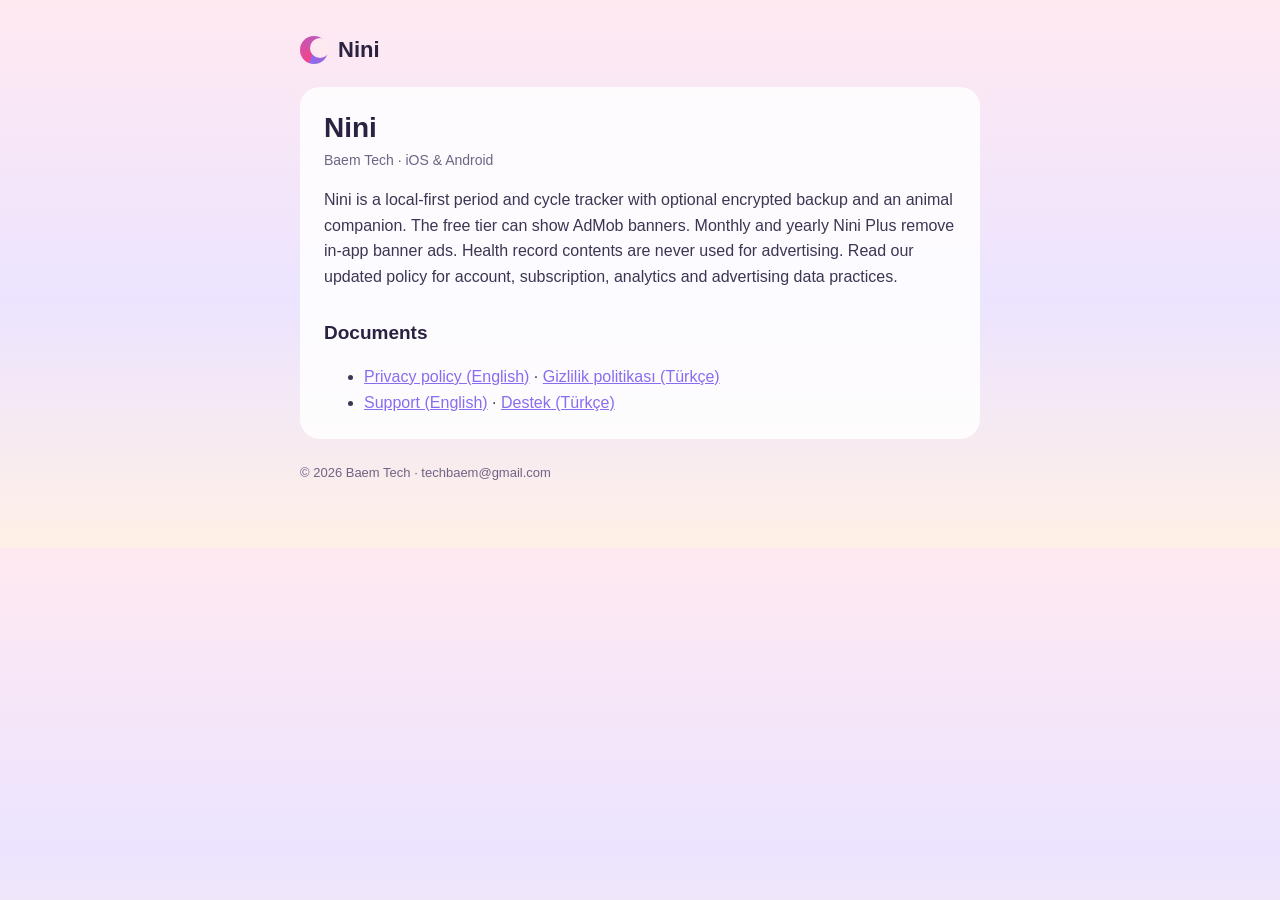
<file: index.html>
<!doctype html><html lang="en"><head><meta charset="utf-8"><title>Nini — private period tracker by Baem Tech</title><meta name="viewport" content="width=device-width,initial-scale=1"><meta name="description" content="Nini is a private, cute, multilingual period and cycle tracker for iOS and Android. Your data stays on your phone. Privacy policy and support."><link rel="canonical" href="https://baemtech.github.io/nini-legal/"><meta property="og:title" content="Nini"><meta property="og:description" content="Private, cute, multilingual period tracker. Your data stays on your phone."><meta property="og:url" content="https://baemtech.github.io/nini-legal/"><link rel="stylesheet" href="styles.css">
<script type="application/ld+json">{"@context":"https://schema.org","@type":"Organization","name":"Baem Tech","email":"techbaem@gmail.com","url":"https://baemtech.github.io/nini-legal/","sameAs":["https://github.com/baemtech"]}</script></head><body><main><header><span class="mark" aria-hidden="true"></span><a href="./">Nini</a></header><article>
<h1>Nini</h1><p class="meta">Baem Tech · iOS &amp; Android</p><p>Nini is a local-first period and cycle tracker with optional encrypted backup and an animal companion. The free tier can show AdMob banners. Monthly and yearly Nini Plus remove in-app banner ads. Health record contents are never used for advertising. Read our updated policy for account, subscription, analytics and advertising data practices.</p>
<h2>Documents</h2><ul><li><a href="privacy/">Privacy policy (English)</a> · <a href="privacy/tr/" lang="tr">Gizlilik politikası (Türkçe)</a></li><li><a href="support/">Support (English)</a> · <a href="support/tr/" lang="tr">Destek (Türkçe)</a></li></ul>
</article><footer>© 2026 Baem Tech · techbaem@gmail.com</footer></main></body></html>
</file>
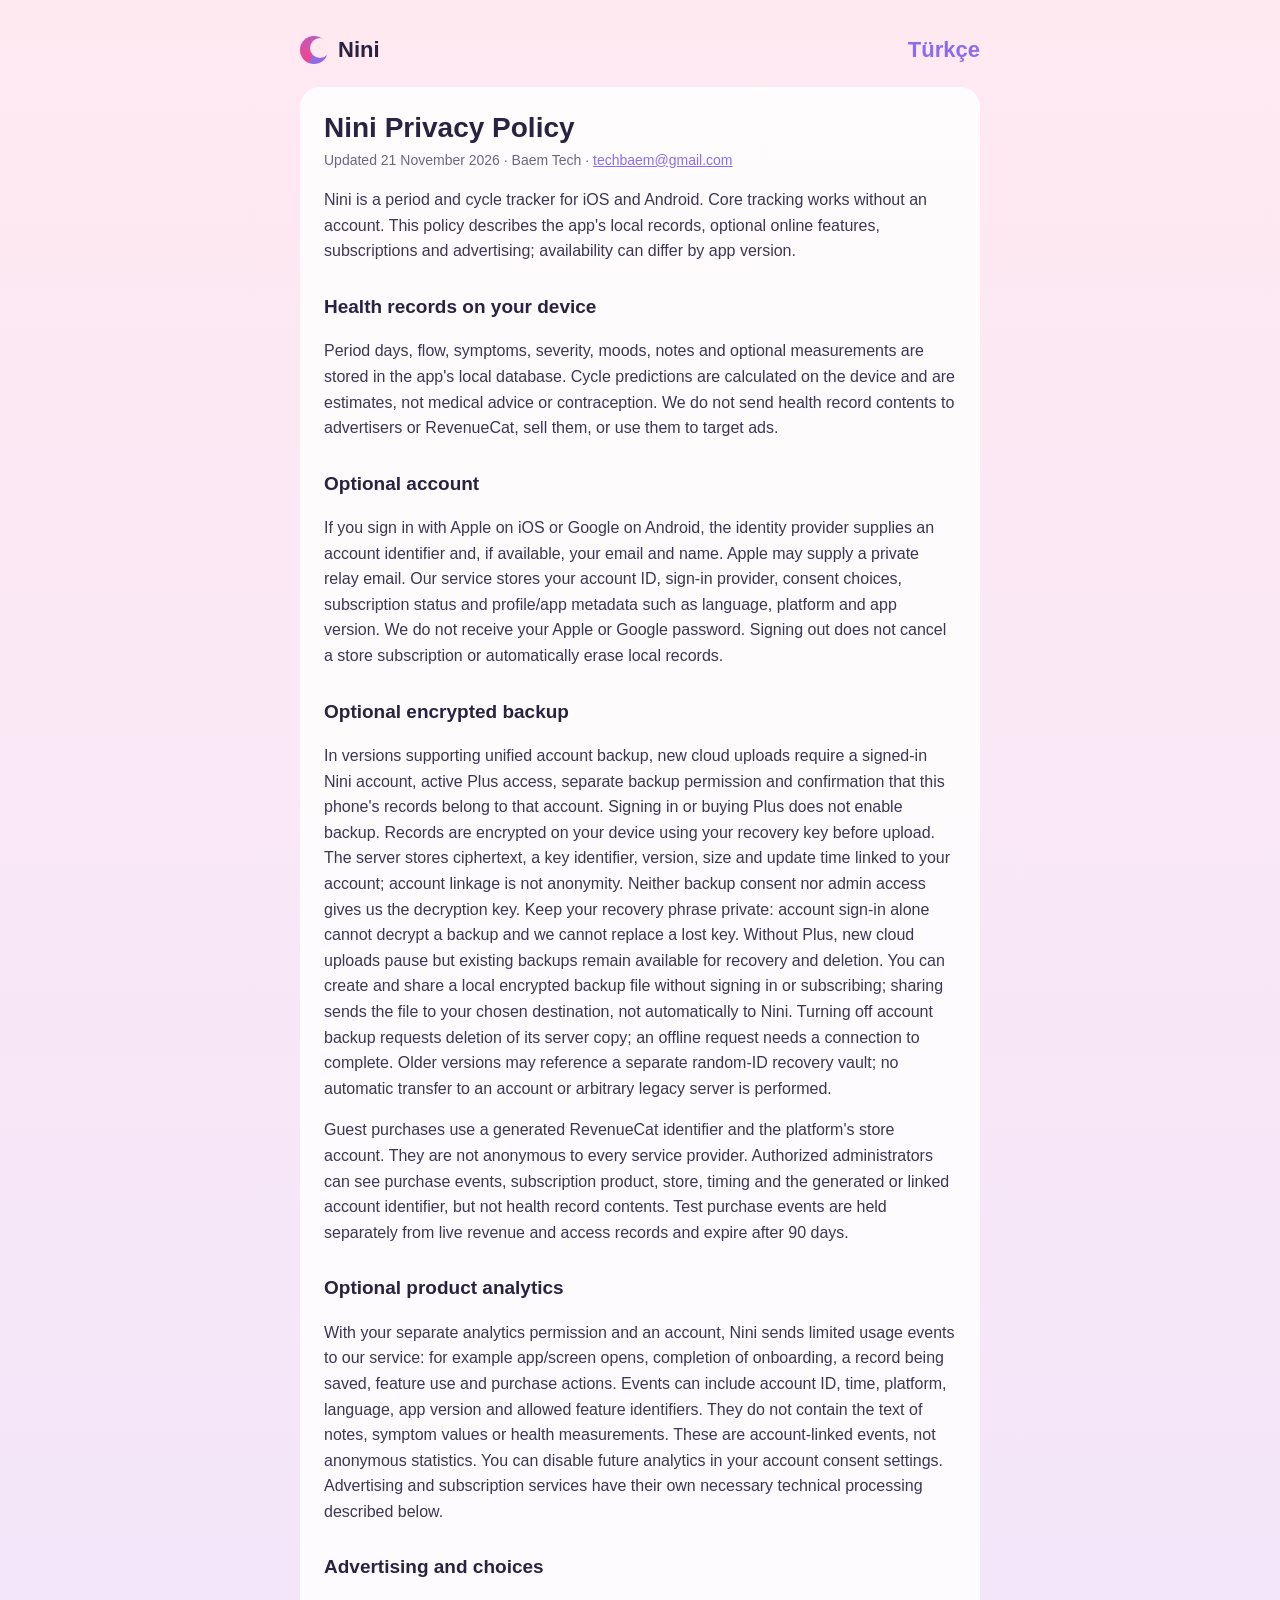
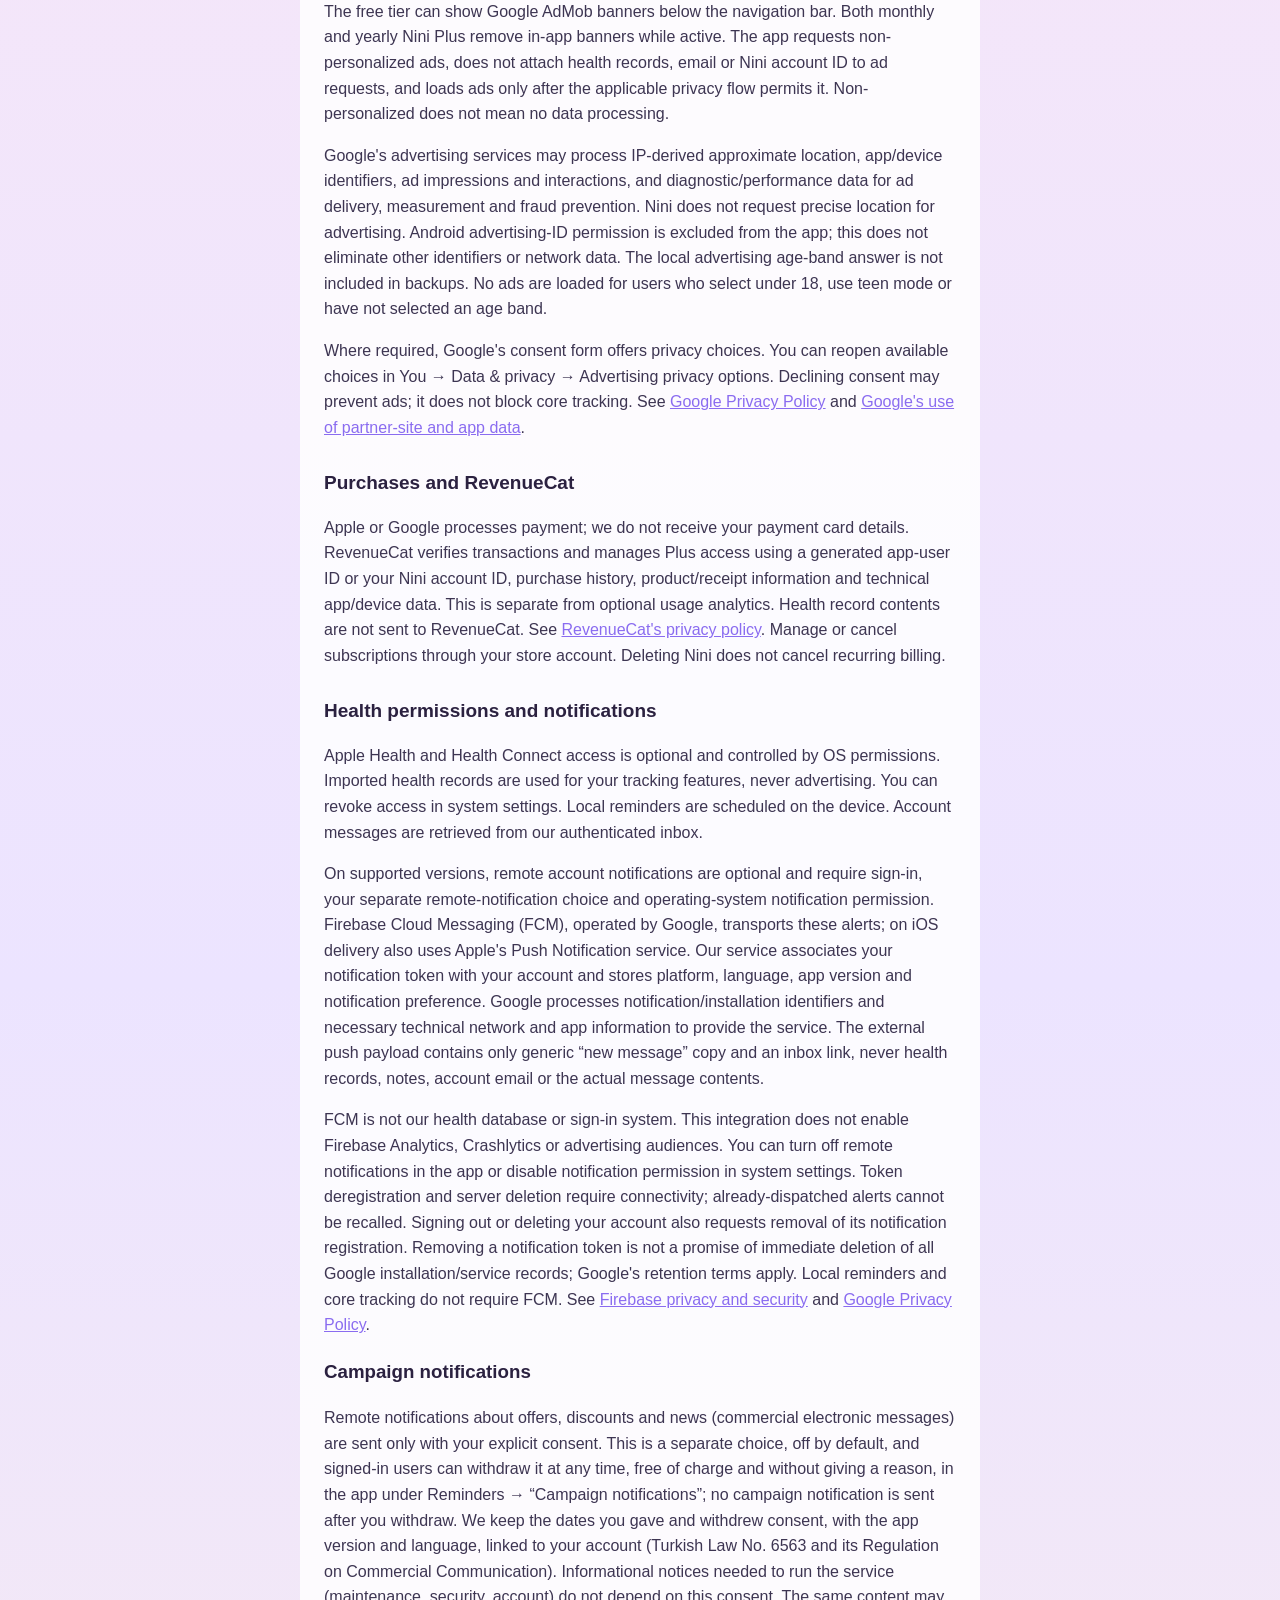
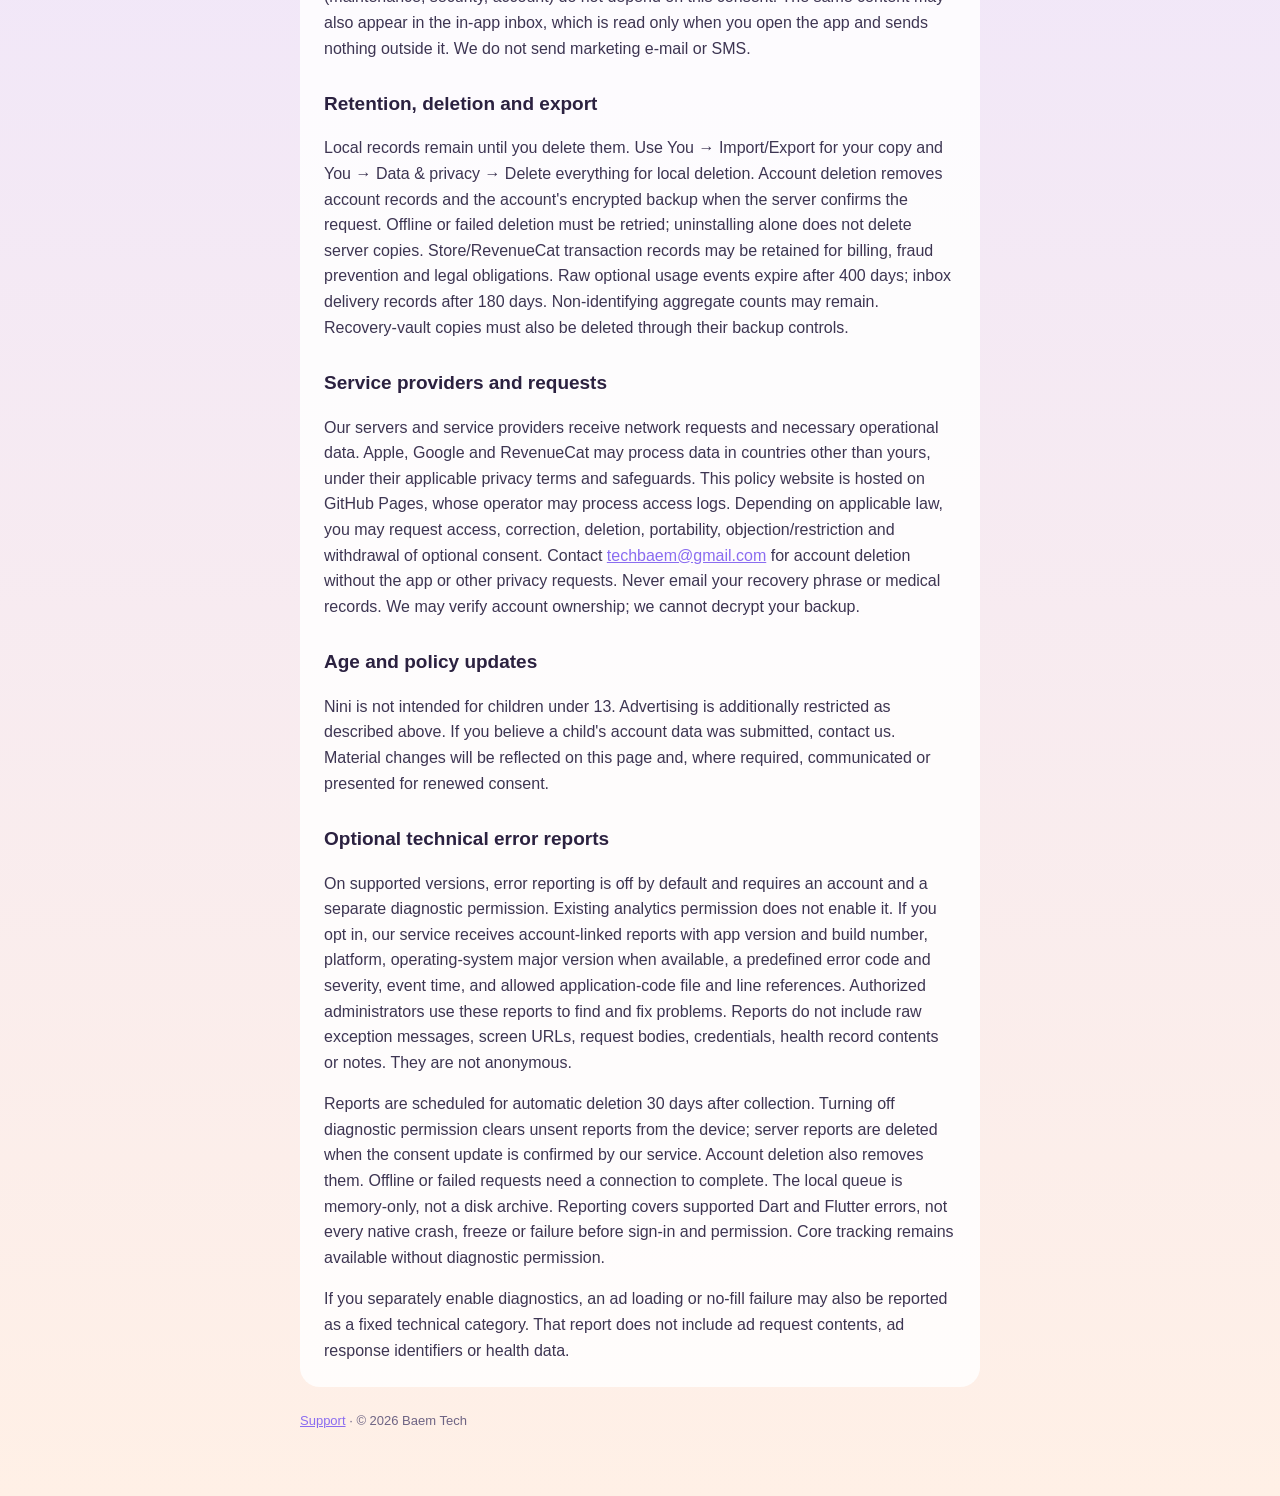
<file: privacy/index.html>
<!doctype html>
<html lang="en"><head><meta charset="utf-8"><meta name="viewport" content="width=device-width,initial-scale=1"><title>Nini Privacy Policy</title><meta name="description" content="Nini Privacy Policy: local health records, optional encrypted backup, accounts, RevenueCat subscriptions and AdMob advertising."><link rel="canonical" href="https://baemtech.github.io/nini-legal/privacy/"><link rel="stylesheet" href="../styles.css"></head><body><main><header><span class="mark" aria-hidden="true"></span><a href="../">Nini</a><span class="lang"><a href="tr/">Türkçe</a></span></header><article>
<h1>Nini Privacy Policy</h1><p class="meta">Updated 21 November 2026 · Baem Tech · <a href="mailto:techbaem@gmail.com">techbaem@gmail.com</a></p>
<p>Nini is a period and cycle tracker for iOS and Android. Core tracking works without an account. This policy describes the app's local records, optional online features, subscriptions and advertising; availability can differ by app version.</p>
<h2>Health records on your device</h2><p>Period days, flow, symptoms, severity, moods, notes and optional measurements are stored in the app's local database. Cycle predictions are calculated on the device and are estimates, not medical advice or contraception. We do not send health record contents to advertisers or RevenueCat, sell them, or use them to target ads.</p>
<h2>Optional account</h2><p>If you sign in with Apple on iOS or Google on Android, the identity provider supplies an account identifier and, if available, your email and name. Apple may supply a private relay email. Our service stores your account ID, sign-in provider, consent choices, subscription status and profile/app metadata such as language, platform and app version. We do not receive your Apple or Google password. Signing out does not cancel a store subscription or automatically erase local records.</p>
<h2>Optional encrypted backup</h2><p>In versions supporting unified account backup, new cloud uploads require a signed-in Nini account, active Plus access, separate backup permission and confirmation that this phone's records belong to that account. Signing in or buying Plus does not enable backup. Records are encrypted on your device using your recovery key before upload. The server stores ciphertext, a key identifier, version, size and update time linked to your account; account linkage is not anonymity. Neither backup consent nor admin access gives us the decryption key. Keep your recovery phrase private: account sign-in alone cannot decrypt a backup and we cannot replace a lost key. Without Plus, new cloud uploads pause but existing backups remain available for recovery and deletion. You can create and share a local encrypted backup file without signing in or subscribing; sharing sends the file to your chosen destination, not automatically to Nini. Turning off account backup requests deletion of its server copy; an offline request needs a connection to complete. Older versions may reference a separate random-ID recovery vault; no automatic transfer to an account or arbitrary legacy server is performed.</p>
<p>Guest purchases use a generated RevenueCat identifier and the platform's store account. They are not anonymous to every service provider. Authorized administrators can see purchase events, subscription product, store, timing and the generated or linked account identifier, but not health record contents. Test purchase events are held separately from live revenue and access records and expire after 90 days.</p>
<h2>Optional product analytics</h2><p>With your separate analytics permission and an account, Nini sends limited usage events to our service: for example app/screen opens, completion of onboarding, a record being saved, feature use and purchase actions. Events can include account ID, time, platform, language, app version and allowed feature identifiers. They do not contain the text of notes, symptom values or health measurements. These are account-linked events, not anonymous statistics. You can disable future analytics in your account consent settings. Advertising and subscription services have their own necessary technical processing described below.</p>
<h2>Advertising and choices</h2><p>The free tier can show Google AdMob banners below the navigation bar. Both monthly and yearly Nini Plus remove in-app banners while active. The app requests non-personalized ads, does not attach health records, email or Nini account ID to ad requests, and loads ads only after the applicable privacy flow permits it. Non-personalized does not mean no data processing.</p><p>Google's advertising services may process IP-derived approximate location, app/device identifiers, ad impressions and interactions, and diagnostic/performance data for ad delivery, measurement and fraud prevention. Nini does not request precise location for advertising. Android advertising-ID permission is excluded from the app; this does not eliminate other identifiers or network data. The local advertising age-band answer is not included in backups. No ads are loaded for users who select under 18, use teen mode or have not selected an age band.</p><p>Where required, Google's consent form offers privacy choices. You can reopen available choices in You → Data &amp; privacy → Advertising privacy options. Declining consent may prevent ads; it does not block core tracking. See <a href="https://policies.google.com/privacy">Google Privacy Policy</a> and <a href="https://policies.google.com/technologies/partner-sites">Google's use of partner-site and app data</a>.</p>
<h2>Purchases and RevenueCat</h2><p>Apple or Google processes payment; we do not receive your payment card details. RevenueCat verifies transactions and manages Plus access using a generated app-user ID or your Nini account ID, purchase history, product/receipt information and technical app/device data. This is separate from optional usage analytics. Health record contents are not sent to RevenueCat. See <a href="https://www.revenuecat.com/privacy">RevenueCat's privacy policy</a>. Manage or cancel subscriptions through your store account. Deleting Nini does not cancel recurring billing.</p>
<h2>Health permissions and notifications</h2><p>Apple Health and Health Connect access is optional and controlled by OS permissions. Imported health records are used for your tracking features, never advertising. You can revoke access in system settings. Local reminders are scheduled on the device. Account messages are retrieved from our authenticated inbox.</p>
<p>On supported versions, remote account notifications are optional and require sign-in, your separate remote-notification choice and operating-system notification permission. Firebase Cloud Messaging (FCM), operated by Google, transports these alerts; on iOS delivery also uses Apple's Push Notification service. Our service associates your notification token with your account and stores platform, language, app version and notification preference. Google processes notification/installation identifiers and necessary technical network and app information to provide the service. The external push payload contains only generic “new message” copy and an inbox link, never health records, notes, account email or the actual message contents.</p>
<p>FCM is not our health database or sign-in system. This integration does not enable Firebase Analytics, Crashlytics or advertising audiences. You can turn off remote notifications in the app or disable notification permission in system settings. Token deregistration and server deletion require connectivity; already-dispatched alerts cannot be recalled. Signing out or deleting your account also requests removal of its notification registration. Removing a notification token is not a promise of immediate deletion of all Google installation/service records; Google's retention terms apply. Local reminders and core tracking do not require FCM. See <a href="https://firebase.google.com/support/privacy">Firebase privacy and security</a> and <a href="https://policies.google.com/privacy">Google Privacy Policy</a>.</p><h3>Campaign notifications</h3><p>Remote notifications about offers, discounts and news (commercial electronic messages) are sent only with your explicit consent. This is a separate choice, off by default, and signed-in users can withdraw it at any time, free of charge and without giving a reason, in the app under Reminders → “Campaign notifications”; no campaign notification is sent after you withdraw. We keep the dates you gave and withdrew consent, with the app version and language, linked to your account (Turkish Law No. 6563 and its Regulation on Commercial Communication). Informational notices needed to run the service (maintenance, security, account) do not depend on this consent. The same content may also appear in the in-app inbox, which is read only when you open the app and sends nothing outside it. We do not send marketing e-mail or SMS.</p>
<h2>Retention, deletion and export</h2><p>Local records remain until you delete them. Use You → Import/Export for your copy and You → Data &amp; privacy → Delete everything for local deletion. Account deletion removes account records and the account's encrypted backup when the server confirms the request. Offline or failed deletion must be retried; uninstalling alone does not delete server copies. Store/RevenueCat transaction records may be retained for billing, fraud prevention and legal obligations. Raw optional usage events expire after 400 days; inbox delivery records after 180 days. Non-identifying aggregate counts may remain. Recovery-vault copies must also be deleted through their backup controls.</p>
<h2>Service providers and requests</h2><p>Our servers and service providers receive network requests and necessary operational data. Apple, Google and RevenueCat may process data in countries other than yours, under their applicable privacy terms and safeguards. This policy website is hosted on GitHub Pages, whose operator may process access logs. Depending on applicable law, you may request access, correction, deletion, portability, objection/restriction and withdrawal of optional consent. Contact <a href="mailto:techbaem@gmail.com">techbaem@gmail.com</a> for account deletion without the app or other privacy requests. Never email your recovery phrase or medical records. We may verify account ownership; we cannot decrypt your backup.</p>
<h2>Age and policy updates</h2><p>Nini is not intended for children under 13. Advertising is additionally restricted as described above. If you believe a child's account data was submitted, contact us. Material changes will be reflected on this page and, where required, communicated or presented for renewed consent.</p>
<h2>Optional technical error reports</h2><p>On supported versions, error reporting is off by default and requires an account and a separate diagnostic permission. Existing analytics permission does not enable it. If you opt in, our service receives account-linked reports with app version and build number, platform, operating-system major version when available, a predefined error code and severity, event time, and allowed application-code file and line references. Authorized administrators use these reports to find and fix problems. Reports do not include raw exception messages, screen URLs, request bodies, credentials, health record contents or notes. They are not anonymous.</p><p>Reports are scheduled for automatic deletion 30 days after collection. Turning off diagnostic permission clears unsent reports from the device; server reports are deleted when the consent update is confirmed by our service. Account deletion also removes them. Offline or failed requests need a connection to complete. The local queue is memory-only, not a disk archive. Reporting covers supported Dart and Flutter errors, not every native crash, freeze or failure before sign-in and permission. Core tracking remains available without diagnostic permission.</p>
<p>If you separately enable diagnostics, an ad loading or no-fill failure may also be reported as a fixed technical category. That report does not include ad request contents, ad response identifiers or health data.</p>
</article><footer><a href="../support/">Support</a> · © 2026 Baem Tech</footer></main></body></html>
</file>
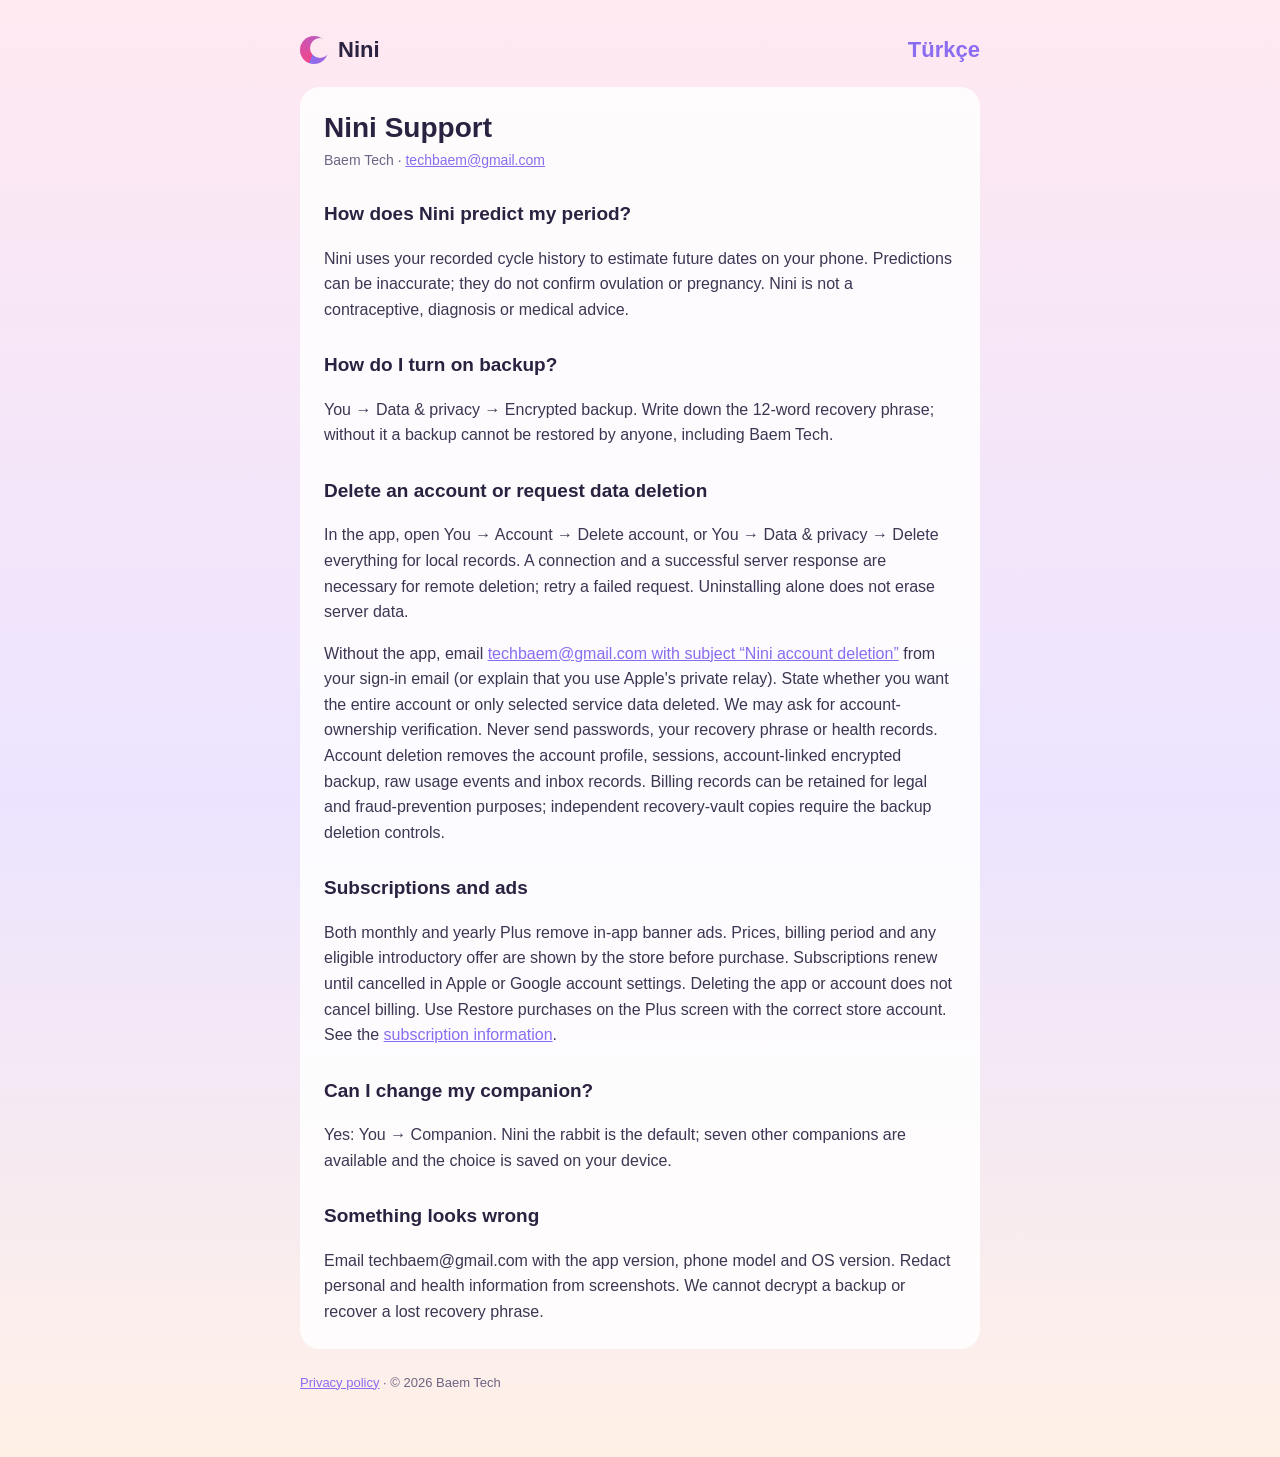
<file: support/index.html>
<!doctype html><html lang="en"><head><meta charset="utf-8"><title>Nini Support — help with the period tracker</title><meta name="viewport" content="width=device-width,initial-scale=1"><meta name="description" content="Nini support: contact Baem Tech, common questions about predictions, backup, data deletion and companions."><link rel="canonical" href="https://baemtech.github.io/nini-legal/support/"><link rel="alternate" hreflang="en" href="https://baemtech.github.io/nini-legal/support/"><link rel="alternate" hreflang="tr" href="https://baemtech.github.io/nini-legal/support/tr/"><link rel="alternate" hreflang="x-default" href="https://baemtech.github.io/nini-legal/support/"><meta property="og:title" content="Nini Support"><meta property="og:url" content="https://baemtech.github.io/nini-legal/support/"><link rel="stylesheet" href="../styles.css"></head><body><main><header><span class="mark" aria-hidden="true"></span><a href="../">Nini</a><span class="lang"><a href="./tr/" hreflang="tr" lang="tr">Türkçe</a></span></header><article>
<h1>Nini Support</h1><p class="meta">Baem Tech · <a href="mailto:techbaem@gmail.com">techbaem@gmail.com</a></p>
<h2>How does Nini predict my period?</h2><p>Nini uses your recorded cycle history to estimate future dates on your phone. Predictions can be inaccurate; they do not confirm ovulation or pregnancy. Nini is not a contraceptive, diagnosis or medical advice.</p>
<h2>How do I turn on backup?</h2><p>You → Data &amp; privacy → Encrypted backup. Write down the 12-word recovery phrase; without it a backup cannot be restored by anyone, including Baem Tech.</p>
<h2 id="delete-account">Delete an account or request data deletion</h2><p>In the app, open You → Account → Delete account, or You → Data &amp; privacy → Delete everything for local records. A connection and a successful server response are necessary for remote deletion; retry a failed request. Uninstalling alone does not erase server data.</p><p>Without the app, email <a href="mailto:techbaem@gmail.com?subject=Nini%20account%20deletion">techbaem@gmail.com with subject “Nini account deletion”</a> from your sign-in email (or explain that you use Apple's private relay). State whether you want the entire account or only selected service data deleted. We may ask for account-ownership verification. Never send passwords, your recovery phrase or health records. Account deletion removes the account profile, sessions, account-linked encrypted backup, raw usage events and inbox records. Billing records can be retained for legal and fraud-prevention purposes; independent recovery-vault copies require the backup deletion controls.</p>
<h2>Subscriptions and ads</h2><p>Both monthly and yearly Plus remove in-app banner ads. Prices, billing period and any eligible introductory offer are shown by the store before purchase. Subscriptions renew until cancelled in Apple or Google account settings. Deleting the app or account does not cancel billing. Use Restore purchases on the Plus screen with the correct store account. See the <a href="../terms/">subscription information</a>.</p>
<h2>Can I change my companion?</h2><p>Yes: You → Companion. Nini the rabbit is the default; seven other companions are available and the choice is saved on your device.</p>
<h2>Something looks wrong</h2><p>Email techbaem@gmail.com with the app version, phone model and OS version. Redact personal and health information from screenshots. We cannot decrypt a backup or recover a lost recovery phrase.</p>
</article><footer><a href="../privacy/">Privacy policy</a> · © 2026 Baem Tech</footer></main></body></html>
</file>
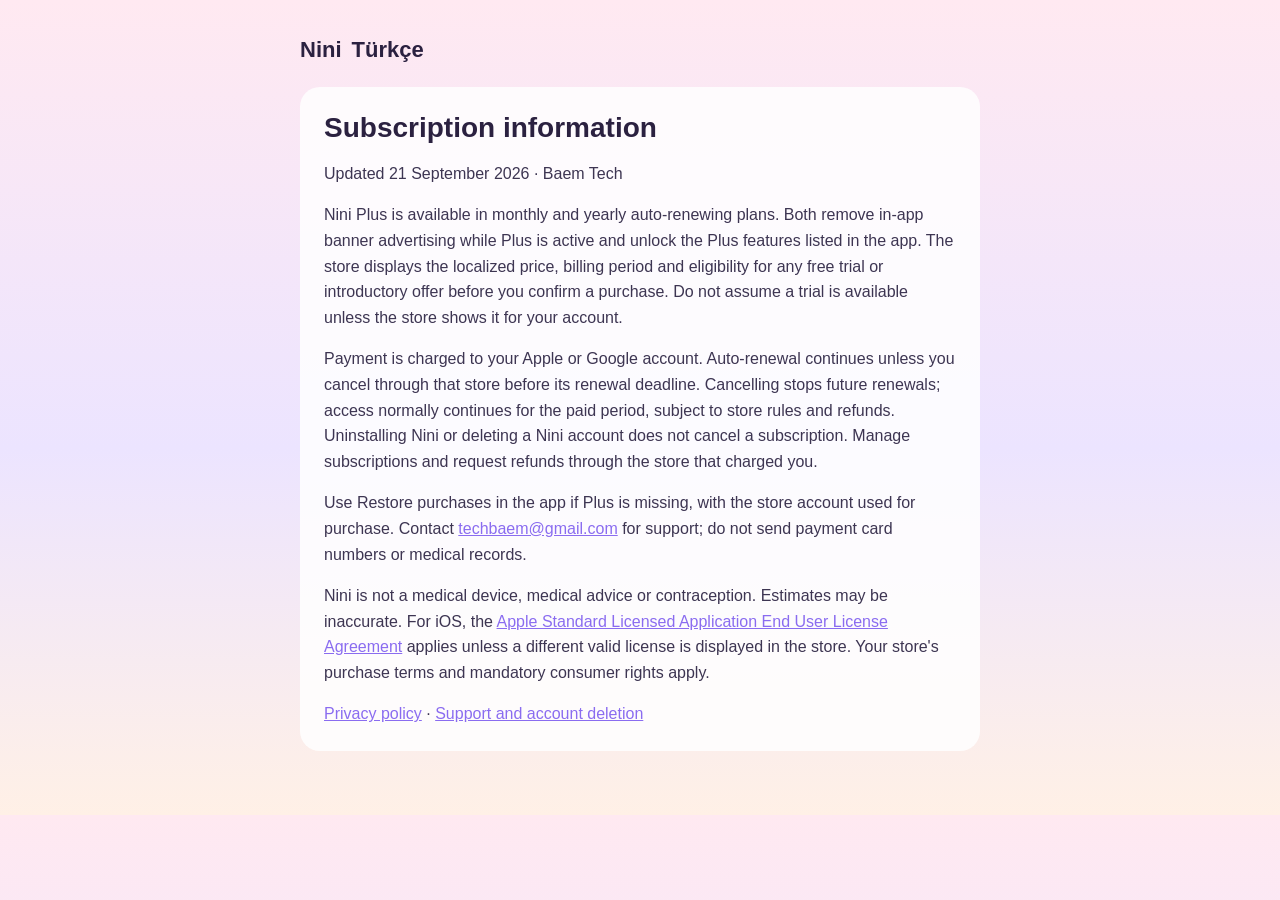
<file: terms/index.html>
<!doctype html><html lang="en"><head><meta charset="utf-8"><meta name="viewport" content="width=device-width,initial-scale=1"><title>Nini — Subscription information</title><link rel="stylesheet" href="../styles.css"></head><body><main><header><a href="../">Nini</a><a href="tr/">Türkçe</a></header><article><h1>Subscription information</h1><p>Updated 21 September 2026 · Baem Tech</p><p>Nini Plus is available in monthly and yearly auto-renewing plans. Both remove in-app banner advertising while Plus is active and unlock the Plus features listed in the app. The store displays the localized price, billing period and eligibility for any free trial or introductory offer before you confirm a purchase. Do not assume a trial is available unless the store shows it for your account.</p><p>Payment is charged to your Apple or Google account. Auto-renewal continues unless you cancel through that store before its renewal deadline. Cancelling stops future renewals; access normally continues for the paid period, subject to store rules and refunds. Uninstalling Nini or deleting a Nini account does not cancel a subscription. Manage subscriptions and request refunds through the store that charged you.</p><p>Use Restore purchases in the app if Plus is missing, with the store account used for purchase. Contact <a href="mailto:techbaem@gmail.com">techbaem@gmail.com</a> for support; do not send payment card numbers or medical records.</p><p>Nini is not a medical device, medical advice or contraception. Estimates may be inaccurate. For iOS, the <a href="https://www.apple.com/legal/internet-services/itunes/dev/stdeula/">Apple Standard Licensed Application End User License Agreement</a> applies unless a different valid license is displayed in the store. Your store's purchase terms and mandatory consumer rights apply.</p><p><a href="../privacy/">Privacy policy</a> · <a href="../support/">Support and account deletion</a></p></article></main></body></html>
</file>
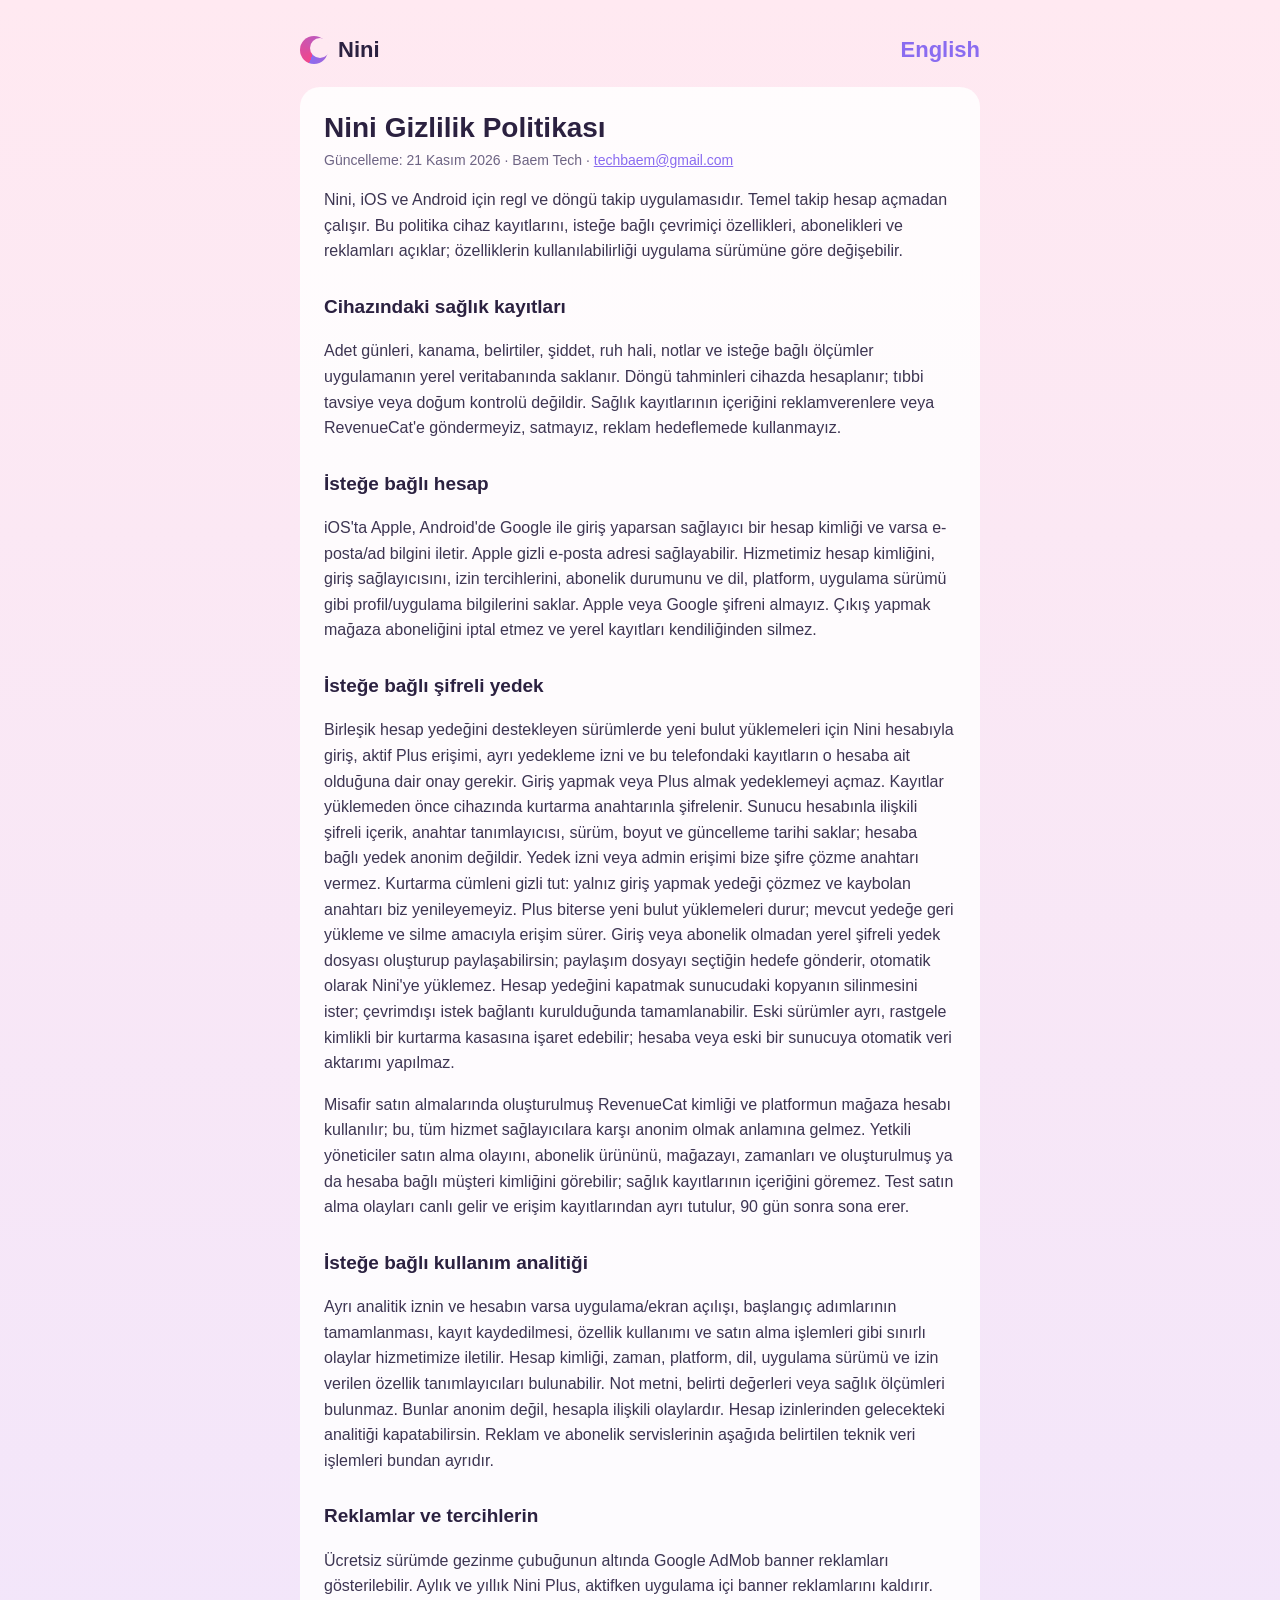
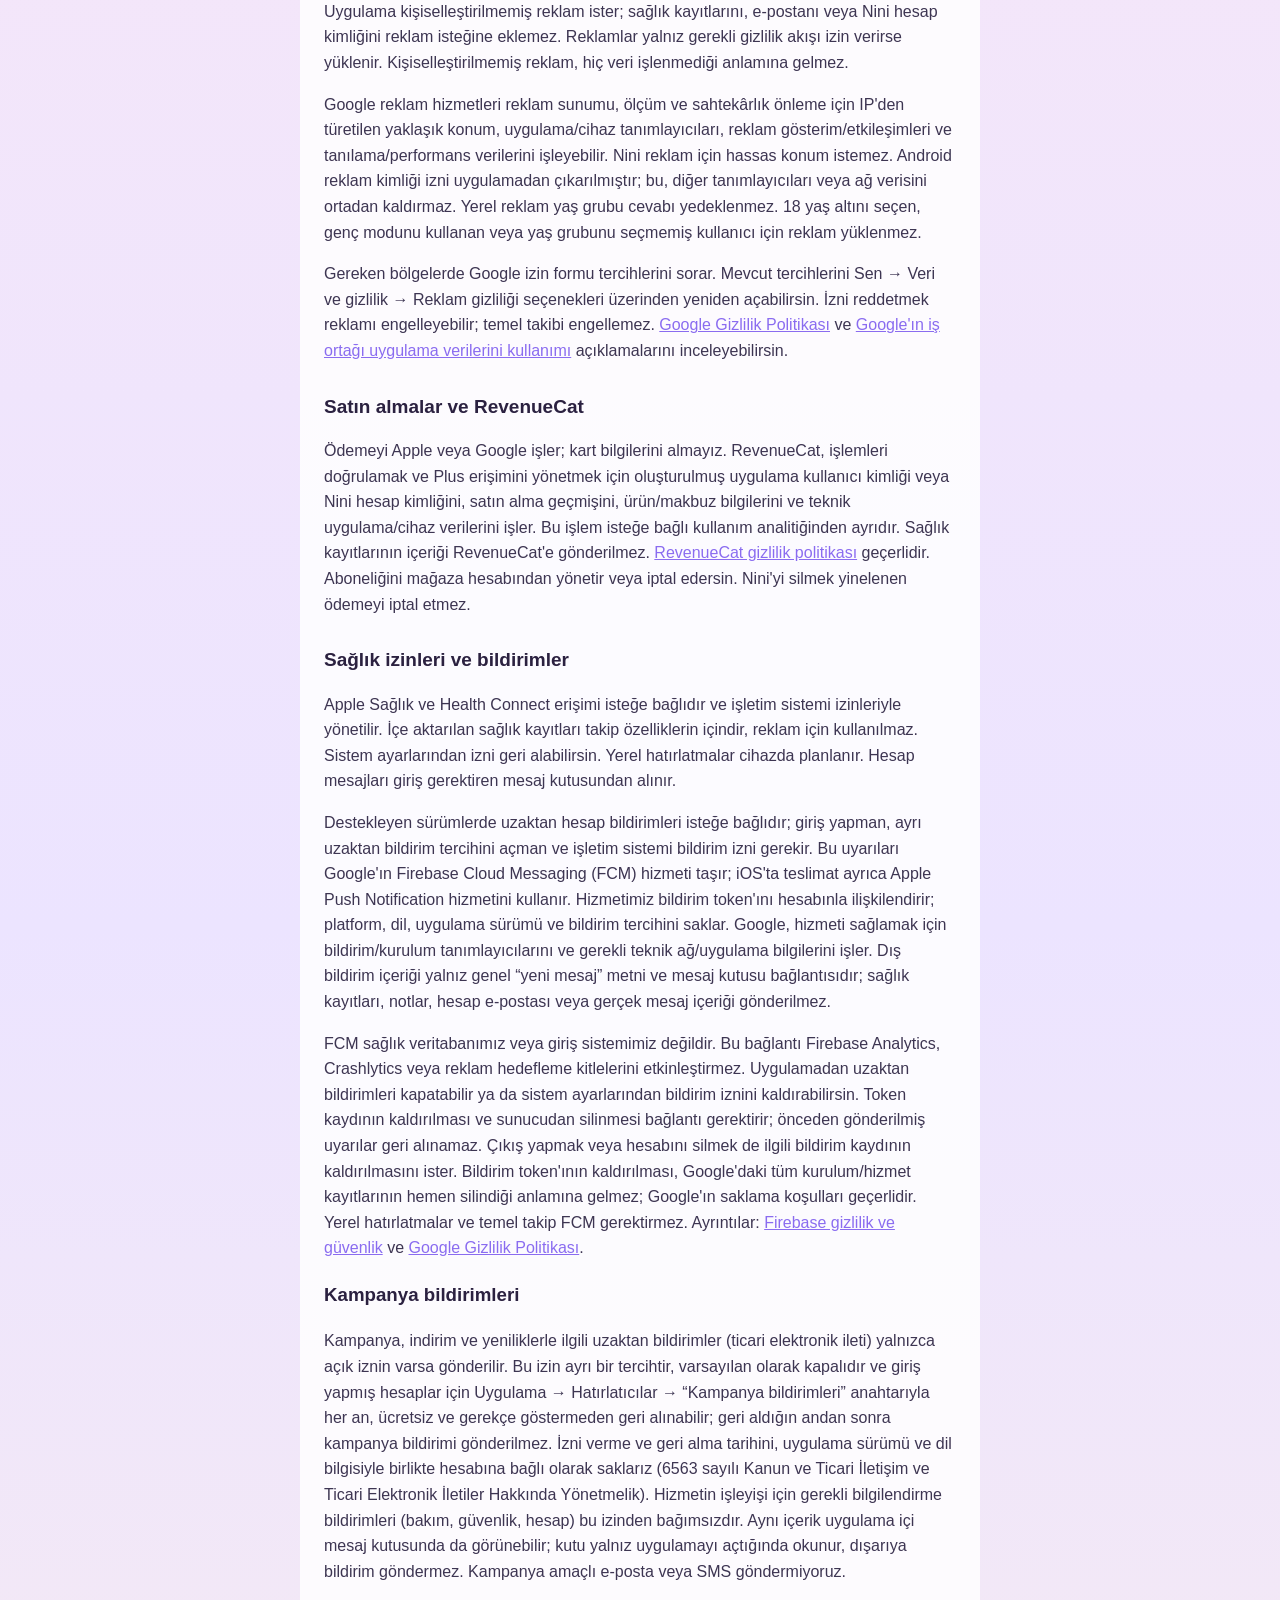
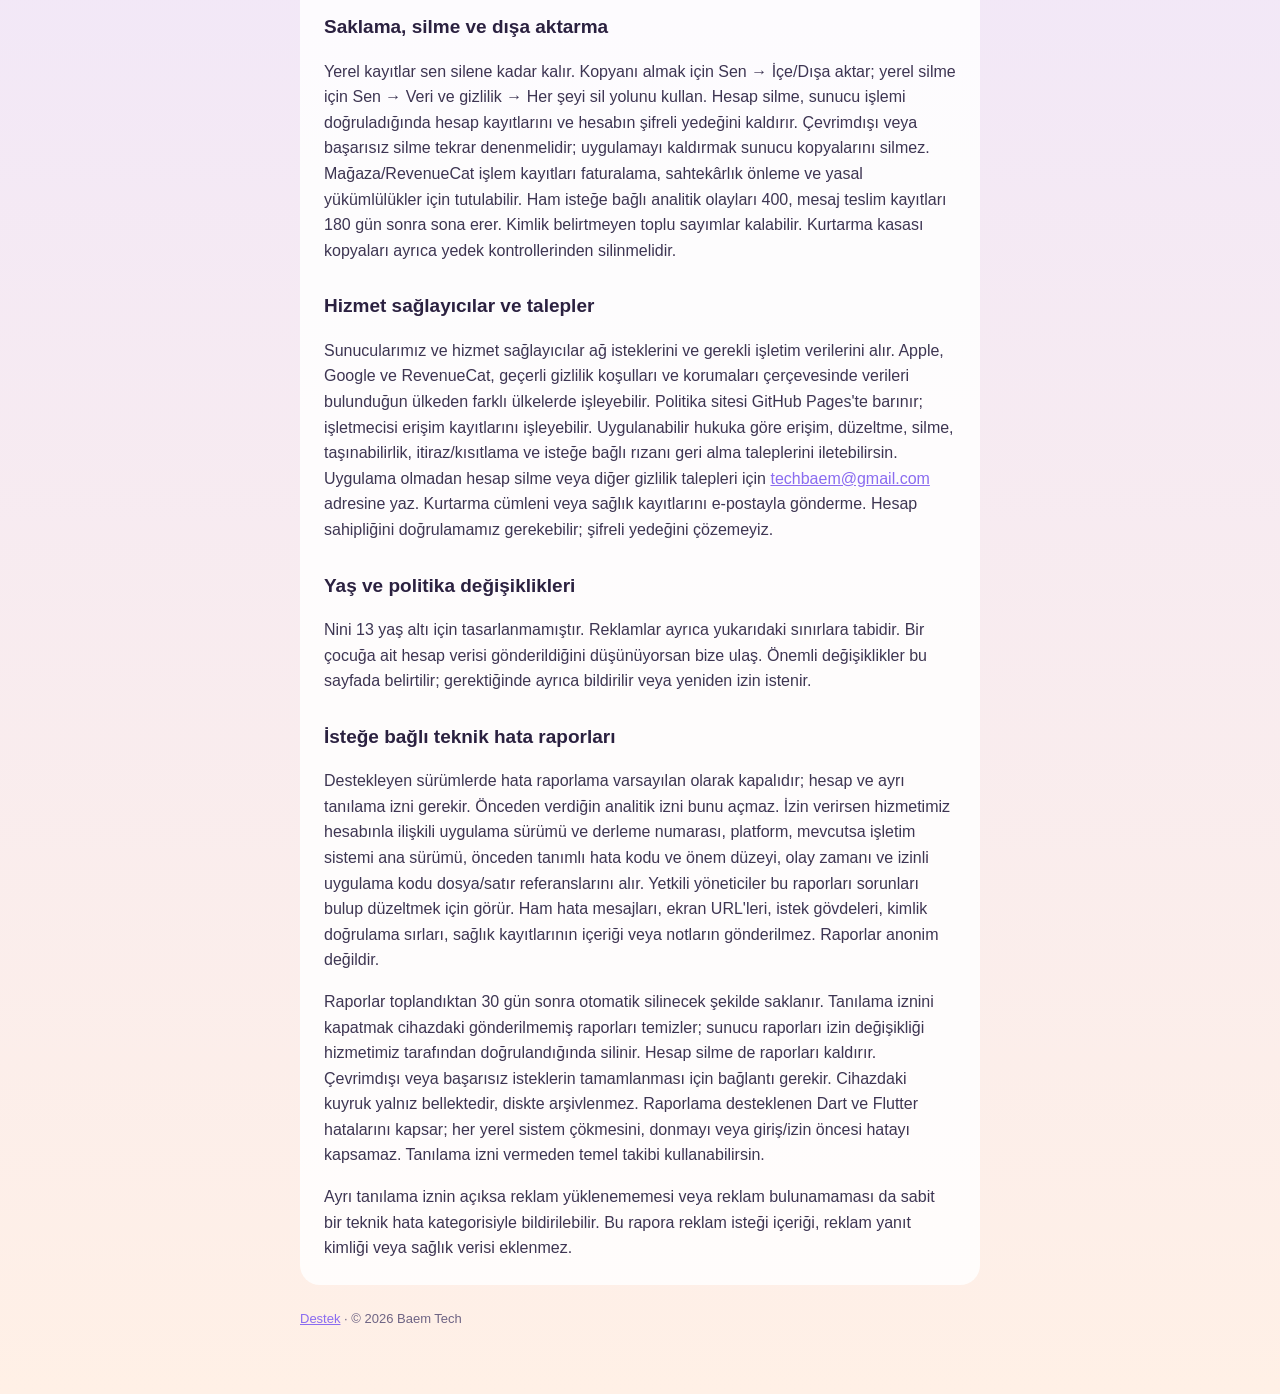
<file: privacy/tr/index.html>
<!doctype html>
<html lang="tr"><head><meta charset="utf-8"><meta name="viewport" content="width=device-width,initial-scale=1"><title>Nini Gizlilik Politikası</title><meta name="description" content="Nini Gizlilik Politikası: local health records, optional encrypted backup, accounts, RevenueCat subscriptions and AdMob advertising."><link rel="canonical" href="https://baemtech.github.io/nini-legal/privacy/tr/"><link rel="stylesheet" href="../../styles.css"></head><body><main><header><span class="mark" aria-hidden="true"></span><a href="../../">Nini</a><span class="lang"><a href="../">English</a></span></header><article>
<h1>Nini Gizlilik Politikası</h1><p class="meta">Güncelleme: 21 Kasım 2026 · Baem Tech · <a href="mailto:techbaem@gmail.com">techbaem@gmail.com</a></p>
<p>Nini, iOS ve Android için regl ve döngü takip uygulamasıdır. Temel takip hesap açmadan çalışır. Bu politika cihaz kayıtlarını, isteğe bağlı çevrimiçi özellikleri, abonelikleri ve reklamları açıklar; özelliklerin kullanılabilirliği uygulama sürümüne göre değişebilir.</p>
<h2>Cihazındaki sağlık kayıtları</h2><p>Adet günleri, kanama, belirtiler, şiddet, ruh hali, notlar ve isteğe bağlı ölçümler uygulamanın yerel veritabanında saklanır. Döngü tahminleri cihazda hesaplanır; tıbbi tavsiye veya doğum kontrolü değildir. Sağlık kayıtlarının içeriğini reklamverenlere veya RevenueCat'e göndermeyiz, satmayız, reklam hedeflemede kullanmayız.</p>
<h2>İsteğe bağlı hesap</h2><p>iOS'ta Apple, Android'de Google ile giriş yaparsan sağlayıcı bir hesap kimliği ve varsa e-posta/ad bilgini iletir. Apple gizli e-posta adresi sağlayabilir. Hizmetimiz hesap kimliğini, giriş sağlayıcısını, izin tercihlerini, abonelik durumunu ve dil, platform, uygulama sürümü gibi profil/uygulama bilgilerini saklar. Apple veya Google şifreni almayız. Çıkış yapmak mağaza aboneliğini iptal etmez ve yerel kayıtları kendiliğinden silmez.</p>
<h2>İsteğe bağlı şifreli yedek</h2><p>Birleşik hesap yedeğini destekleyen sürümlerde yeni bulut yüklemeleri için Nini hesabıyla giriş, aktif Plus erişimi, ayrı yedekleme izni ve bu telefondaki kayıtların o hesaba ait olduğuna dair onay gerekir. Giriş yapmak veya Plus almak yedeklemeyi açmaz. Kayıtlar yüklemeden önce cihazında kurtarma anahtarınla şifrelenir. Sunucu hesabınla ilişkili şifreli içerik, anahtar tanımlayıcısı, sürüm, boyut ve güncelleme tarihi saklar; hesaba bağlı yedek anonim değildir. Yedek izni veya admin erişimi bize şifre çözme anahtarı vermez. Kurtarma cümleni gizli tut: yalnız giriş yapmak yedeği çözmez ve kaybolan anahtarı biz yenileyemeyiz. Plus biterse yeni bulut yüklemeleri durur; mevcut yedeğe geri yükleme ve silme amacıyla erişim sürer. Giriş veya abonelik olmadan yerel şifreli yedek dosyası oluşturup paylaşabilirsin; paylaşım dosyayı seçtiğin hedefe gönderir, otomatik olarak Nini'ye yüklemez. Hesap yedeğini kapatmak sunucudaki kopyanın silinmesini ister; çevrimdışı istek bağlantı kurulduğunda tamamlanabilir. Eski sürümler ayrı, rastgele kimlikli bir kurtarma kasasına işaret edebilir; hesaba veya eski bir sunucuya otomatik veri aktarımı yapılmaz.</p>
<p>Misafir satın almalarında oluşturulmuş RevenueCat kimliği ve platformun mağaza hesabı kullanılır; bu, tüm hizmet sağlayıcılara karşı anonim olmak anlamına gelmez. Yetkili yöneticiler satın alma olayını, abonelik ürününü, mağazayı, zamanları ve oluşturulmuş ya da hesaba bağlı müşteri kimliğini görebilir; sağlık kayıtlarının içeriğini göremez. Test satın alma olayları canlı gelir ve erişim kayıtlarından ayrı tutulur, 90 gün sonra sona erer.</p>
<h2>İsteğe bağlı kullanım analitiği</h2><p>Ayrı analitik iznin ve hesabın varsa uygulama/ekran açılışı, başlangıç adımlarının tamamlanması, kayıt kaydedilmesi, özellik kullanımı ve satın alma işlemleri gibi sınırlı olaylar hizmetimize iletilir. Hesap kimliği, zaman, platform, dil, uygulama sürümü ve izin verilen özellik tanımlayıcıları bulunabilir. Not metni, belirti değerleri veya sağlık ölçümleri bulunmaz. Bunlar anonim değil, hesapla ilişkili olaylardır. Hesap izinlerinden gelecekteki analitiği kapatabilirsin. Reklam ve abonelik servislerinin aşağıda belirtilen teknik veri işlemleri bundan ayrıdır.</p>
<h2>Reklamlar ve tercihlerin</h2><p>Ücretsiz sürümde gezinme çubuğunun altında Google AdMob banner reklamları gösterilebilir. Aylık ve yıllık Nini Plus, aktifken uygulama içi banner reklamlarını kaldırır. Uygulama kişiselleştirilmemiş reklam ister; sağlık kayıtlarını, e-postanı veya Nini hesap kimliğini reklam isteğine eklemez. Reklamlar yalnız gerekli gizlilik akışı izin verirse yüklenir. Kişiselleştirilmemiş reklam, hiç veri işlenmediği anlamına gelmez.</p><p>Google reklam hizmetleri reklam sunumu, ölçüm ve sahtekârlık önleme için IP'den türetilen yaklaşık konum, uygulama/cihaz tanımlayıcıları, reklam gösterim/etkileşimleri ve tanılama/performans verilerini işleyebilir. Nini reklam için hassas konum istemez. Android reklam kimliği izni uygulamadan çıkarılmıştır; bu, diğer tanımlayıcıları veya ağ verisini ortadan kaldırmaz. Yerel reklam yaş grubu cevabı yedeklenmez. 18 yaş altını seçen, genç modunu kullanan veya yaş grubunu seçmemiş kullanıcı için reklam yüklenmez.</p><p>Gereken bölgelerde Google izin formu tercihlerini sorar. Mevcut tercihlerini Sen → Veri ve gizlilik → Reklam gizliliği seçenekleri üzerinden yeniden açabilirsin. İzni reddetmek reklamı engelleyebilir; temel takibi engellemez. <a href="https://policies.google.com/privacy?hl=tr">Google Gizlilik Politikası</a> ve <a href="https://policies.google.com/technologies/partner-sites?hl=tr">Google'ın iş ortağı uygulama verilerini kullanımı</a> açıklamalarını inceleyebilirsin.</p>
<h2>Satın almalar ve RevenueCat</h2><p>Ödemeyi Apple veya Google işler; kart bilgilerini almayız. RevenueCat, işlemleri doğrulamak ve Plus erişimini yönetmek için oluşturulmuş uygulama kullanıcı kimliği veya Nini hesap kimliğini, satın alma geçmişini, ürün/makbuz bilgilerini ve teknik uygulama/cihaz verilerini işler. Bu işlem isteğe bağlı kullanım analitiğinden ayrıdır. Sağlık kayıtlarının içeriği RevenueCat'e gönderilmez. <a href="https://www.revenuecat.com/privacy">RevenueCat gizlilik politikası</a> geçerlidir. Aboneliğini mağaza hesabından yönetir veya iptal edersin. Nini'yi silmek yinelenen ödemeyi iptal etmez.</p>
<h2>Sağlık izinleri ve bildirimler</h2><p>Apple Sağlık ve Health Connect erişimi isteğe bağlıdır ve işletim sistemi izinleriyle yönetilir. İçe aktarılan sağlık kayıtları takip özelliklerin içindir, reklam için kullanılmaz. Sistem ayarlarından izni geri alabilirsin. Yerel hatırlatmalar cihazda planlanır. Hesap mesajları giriş gerektiren mesaj kutusundan alınır.</p>
<p>Destekleyen sürümlerde uzaktan hesap bildirimleri isteğe bağlıdır; giriş yapman, ayrı uzaktan bildirim tercihini açman ve işletim sistemi bildirim izni gerekir. Bu uyarıları Google'ın Firebase Cloud Messaging (FCM) hizmeti taşır; iOS'ta teslimat ayrıca Apple Push Notification hizmetini kullanır. Hizmetimiz bildirim token'ını hesabınla ilişkilendirir; platform, dil, uygulama sürümü ve bildirim tercihini saklar. Google, hizmeti sağlamak için bildirim/kurulum tanımlayıcılarını ve gerekli teknik ağ/uygulama bilgilerini işler. Dış bildirim içeriği yalnız genel “yeni mesaj” metni ve mesaj kutusu bağlantısıdır; sağlık kayıtları, notlar, hesap e-postası veya gerçek mesaj içeriği gönderilmez.</p>
<p>FCM sağlık veritabanımız veya giriş sistemimiz değildir. Bu bağlantı Firebase Analytics, Crashlytics veya reklam hedefleme kitlelerini etkinleştirmez. Uygulamadan uzaktan bildirimleri kapatabilir ya da sistem ayarlarından bildirim iznini kaldırabilirsin. Token kaydının kaldırılması ve sunucudan silinmesi bağlantı gerektirir; önceden gönderilmiş uyarılar geri alınamaz. Çıkış yapmak veya hesabını silmek de ilgili bildirim kaydının kaldırılmasını ister. Bildirim token'ının kaldırılması, Google'daki tüm kurulum/hizmet kayıtlarının hemen silindiği anlamına gelmez; Google'ın saklama koşulları geçerlidir. Yerel hatırlatmalar ve temel takip FCM gerektirmez. Ayrıntılar: <a href="https://firebase.google.com/support/privacy">Firebase gizlilik ve güvenlik</a> ve <a href="https://policies.google.com/privacy">Google Gizlilik Politikası</a>.</p><h3>Kampanya bildirimleri</h3><p>Kampanya, indirim ve yeniliklerle ilgili uzaktan bildirimler (ticari elektronik ileti) yalnızca açık iznin varsa gönderilir. Bu izin ayrı bir tercihtir, varsayılan olarak kapalıdır ve giriş yapmış hesaplar için Uygulama → Hatırlatıcılar → “Kampanya bildirimleri” anahtarıyla her an, ücretsiz ve gerekçe göstermeden geri alınabilir; geri aldığın andan sonra kampanya bildirimi gönderilmez. İzni verme ve geri alma tarihini, uygulama sürümü ve dil bilgisiyle birlikte hesabına bağlı olarak saklarız (6563 sayılı Kanun ve Ticari İletişim ve Ticari Elektronik İletiler Hakkında Yönetmelik). Hizmetin işleyişi için gerekli bilgilendirme bildirimleri (bakım, güvenlik, hesap) bu izinden bağımsızdır. Aynı içerik uygulama içi mesaj kutusunda da görünebilir; kutu yalnız uygulamayı açtığında okunur, dışarıya bildirim göndermez. Kampanya amaçlı e-posta veya SMS göndermiyoruz.</p>
<h2>Saklama, silme ve dışa aktarma</h2><p>Yerel kayıtlar sen silene kadar kalır. Kopyanı almak için Sen → İçe/Dışa aktar; yerel silme için Sen → Veri ve gizlilik → Her şeyi sil yolunu kullan. Hesap silme, sunucu işlemi doğruladığında hesap kayıtlarını ve hesabın şifreli yedeğini kaldırır. Çevrimdışı veya başarısız silme tekrar denenmelidir; uygulamayı kaldırmak sunucu kopyalarını silmez. Mağaza/RevenueCat işlem kayıtları faturalama, sahtekârlık önleme ve yasal yükümlülükler için tutulabilir. Ham isteğe bağlı analitik olayları 400, mesaj teslim kayıtları 180 gün sonra sona erer. Kimlik belirtmeyen toplu sayımlar kalabilir. Kurtarma kasası kopyaları ayrıca yedek kontrollerinden silinmelidir.</p>
<h2>Hizmet sağlayıcılar ve talepler</h2><p>Sunucularımız ve hizmet sağlayıcılar ağ isteklerini ve gerekli işletim verilerini alır. Apple, Google ve RevenueCat, geçerli gizlilik koşulları ve korumaları çerçevesinde verileri bulunduğun ülkeden farklı ülkelerde işleyebilir. Politika sitesi GitHub Pages'te barınır; işletmecisi erişim kayıtlarını işleyebilir. Uygulanabilir hukuka göre erişim, düzeltme, silme, taşınabilirlik, itiraz/kısıtlama ve isteğe bağlı rızanı geri alma taleplerini iletebilirsin. Uygulama olmadan hesap silme veya diğer gizlilik talepleri için <a href="mailto:techbaem@gmail.com">techbaem@gmail.com</a> adresine yaz. Kurtarma cümleni veya sağlık kayıtlarını e-postayla gönderme. Hesap sahipliğini doğrulamamız gerekebilir; şifreli yedeğini çözemeyiz.</p>
<h2>Yaş ve politika değişiklikleri</h2><p>Nini 13 yaş altı için tasarlanmamıştır. Reklamlar ayrıca yukarıdaki sınırlara tabidir. Bir çocuğa ait hesap verisi gönderildiğini düşünüyorsan bize ulaş. Önemli değişiklikler bu sayfada belirtilir; gerektiğinde ayrıca bildirilir veya yeniden izin istenir.</p>
<h2>İsteğe bağlı teknik hata raporları</h2><p>Destekleyen sürümlerde hata raporlama varsayılan olarak kapalıdır; hesap ve ayrı tanılama izni gerekir. Önceden verdiğin analitik izni bunu açmaz. İzin verirsen hizmetimiz hesabınla ilişkili uygulama sürümü ve derleme numarası, platform, mevcutsa işletim sistemi ana sürümü, önceden tanımlı hata kodu ve önem düzeyi, olay zamanı ve izinli uygulama kodu dosya/satır referanslarını alır. Yetkili yöneticiler bu raporları sorunları bulup düzeltmek için görür. Ham hata mesajları, ekran URL'leri, istek gövdeleri, kimlik doğrulama sırları, sağlık kayıtlarının içeriği veya notların gönderilmez. Raporlar anonim değildir.</p><p>Raporlar toplandıktan 30 gün sonra otomatik silinecek şekilde saklanır. Tanılama iznini kapatmak cihazdaki gönderilmemiş raporları temizler; sunucu raporları izin değişikliği hizmetimiz tarafından doğrulandığında silinir. Hesap silme de raporları kaldırır. Çevrimdışı veya başarısız isteklerin tamamlanması için bağlantı gerekir. Cihazdaki kuyruk yalnız bellektedir, diskte arşivlenmez. Raporlama desteklenen Dart ve Flutter hatalarını kapsar; her yerel sistem çökmesini, donmayı veya giriş/izin öncesi hatayı kapsamaz. Tanılama izni vermeden temel takibi kullanabilirsin.</p>
<p>Ayrı tanılama iznin açıksa reklam yüklenememesi veya reklam bulunamaması da sabit bir teknik hata kategorisiyle bildirilebilir. Bu rapora reklam isteği içeriği, reklam yanıt kimliği veya sağlık verisi eklenmez.</p>
</article><footer><a href="../../support/tr/">Destek</a> · © 2026 Baem Tech</footer></main></body></html>
</file>
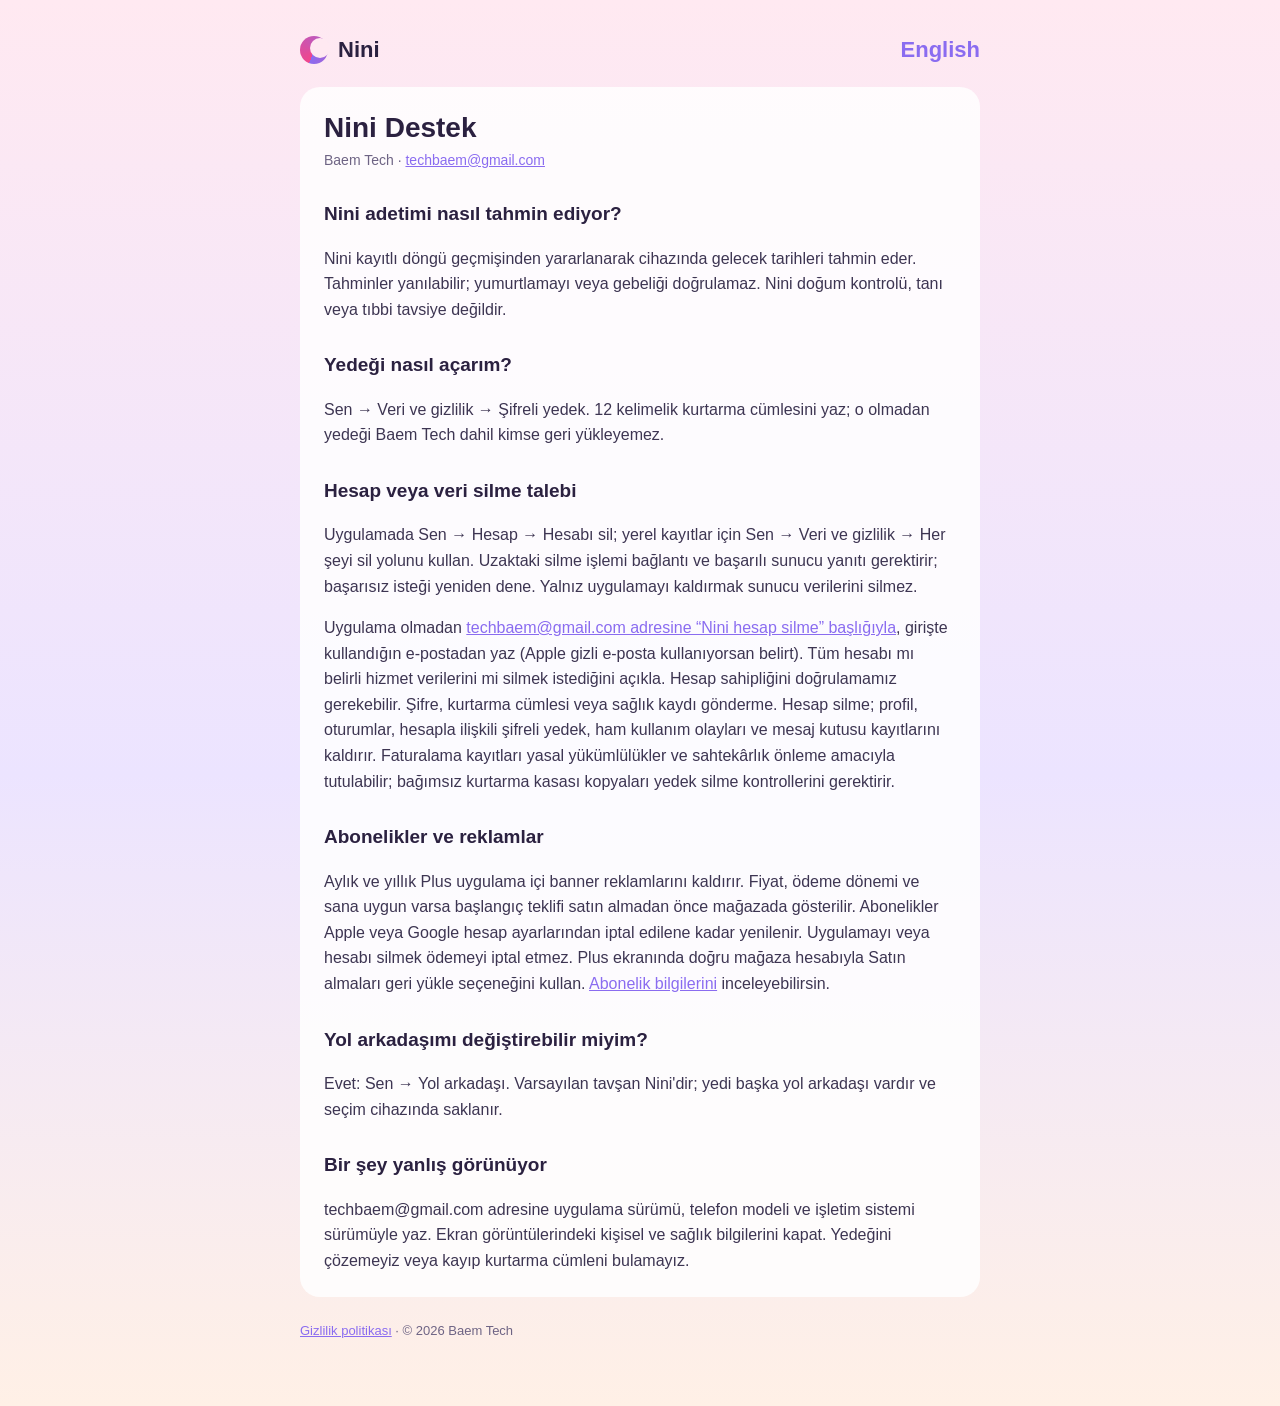
<file: support/tr/index.html>
<!doctype html><html lang="tr"><head><meta charset="utf-8"><title>Nini Destek — regl takip uygulaması yardım</title><meta name="viewport" content="width=device-width,initial-scale=1"><meta name="description" content="Nini destek: Baem Tech ile iletişim, tahminler, yedek, veri silme ve yol arkadaşları hakkında sık sorulanlar."><link rel="canonical" href="https://baemtech.github.io/nini-legal/support/tr/"><link rel="alternate" hreflang="en" href="https://baemtech.github.io/nini-legal/support/"><link rel="alternate" hreflang="tr" href="https://baemtech.github.io/nini-legal/support/tr/"><link rel="alternate" hreflang="x-default" href="https://baemtech.github.io/nini-legal/support/"><meta property="og:title" content="Nini Destek"><meta property="og:url" content="https://baemtech.github.io/nini-legal/support/tr/"><link rel="stylesheet" href="../../styles.css"></head><body><main><header><span class="mark" aria-hidden="true"></span><a href="../../">Nini</a><span class="lang"><a href="../" hreflang="en" lang="en">English</a></span></header><article>
<h1>Nini Destek</h1><p class="meta">Baem Tech · <a href="mailto:techbaem@gmail.com">techbaem@gmail.com</a></p>
<h2>Nini adetimi nasıl tahmin ediyor?</h2><p>Nini kayıtlı döngü geçmişinden yararlanarak cihazında gelecek tarihleri tahmin eder. Tahminler yanılabilir; yumurtlamayı veya gebeliği doğrulamaz. Nini doğum kontrolü, tanı veya tıbbi tavsiye değildir.</p>
<h2>Yedeği nasıl açarım?</h2><p>Sen → Veri ve gizlilik → Şifreli yedek. 12 kelimelik kurtarma cümlesini yaz; o olmadan yedeği Baem Tech dahil kimse geri yükleyemez.</p>
<h2 id="delete-account">Hesap veya veri silme talebi</h2><p>Uygulamada Sen → Hesap → Hesabı sil; yerel kayıtlar için Sen → Veri ve gizlilik → Her şeyi sil yolunu kullan. Uzaktaki silme işlemi bağlantı ve başarılı sunucu yanıtı gerektirir; başarısız isteği yeniden dene. Yalnız uygulamayı kaldırmak sunucu verilerini silmez.</p><p>Uygulama olmadan <a href="mailto:techbaem@gmail.com?subject=Nini%20hesap%20silme">techbaem@gmail.com adresine “Nini hesap silme” başlığıyla</a>, girişte kullandığın e-postadan yaz (Apple gizli e-posta kullanıyorsan belirt). Tüm hesabı mı belirli hizmet verilerini mi silmek istediğini açıkla. Hesap sahipliğini doğrulamamız gerekebilir. Şifre, kurtarma cümlesi veya sağlık kaydı gönderme. Hesap silme; profil, oturumlar, hesapla ilişkili şifreli yedek, ham kullanım olayları ve mesaj kutusu kayıtlarını kaldırır. Faturalama kayıtları yasal yükümlülükler ve sahtekârlık önleme amacıyla tutulabilir; bağımsız kurtarma kasası kopyaları yedek silme kontrollerini gerektirir.</p>
<h2>Abonelikler ve reklamlar</h2><p>Aylık ve yıllık Plus uygulama içi banner reklamlarını kaldırır. Fiyat, ödeme dönemi ve sana uygun varsa başlangıç teklifi satın almadan önce mağazada gösterilir. Abonelikler Apple veya Google hesap ayarlarından iptal edilene kadar yenilenir. Uygulamayı veya hesabı silmek ödemeyi iptal etmez. Plus ekranında doğru mağaza hesabıyla Satın almaları geri yükle seçeneğini kullan. <a href="../../terms/tr/">Abonelik bilgilerini</a> inceleyebilirsin.</p>
<h2>Yol arkadaşımı değiştirebilir miyim?</h2><p>Evet: Sen → Yol arkadaşı. Varsayılan tavşan Nini'dir; yedi başka yol arkadaşı vardır ve seçim cihazında saklanır.</p>
<h2>Bir şey yanlış görünüyor</h2><p>techbaem@gmail.com adresine uygulama sürümü, telefon modeli ve işletim sistemi sürümüyle yaz. Ekran görüntülerindeki kişisel ve sağlık bilgilerini kapat. Yedeğini çözemeyiz veya kayıp kurtarma cümleni bulamayız.</p>
</article><footer><a href="../../privacy/tr/">Gizlilik politikası</a> · © 2026 Baem Tech</footer></main></body></html>
</file>
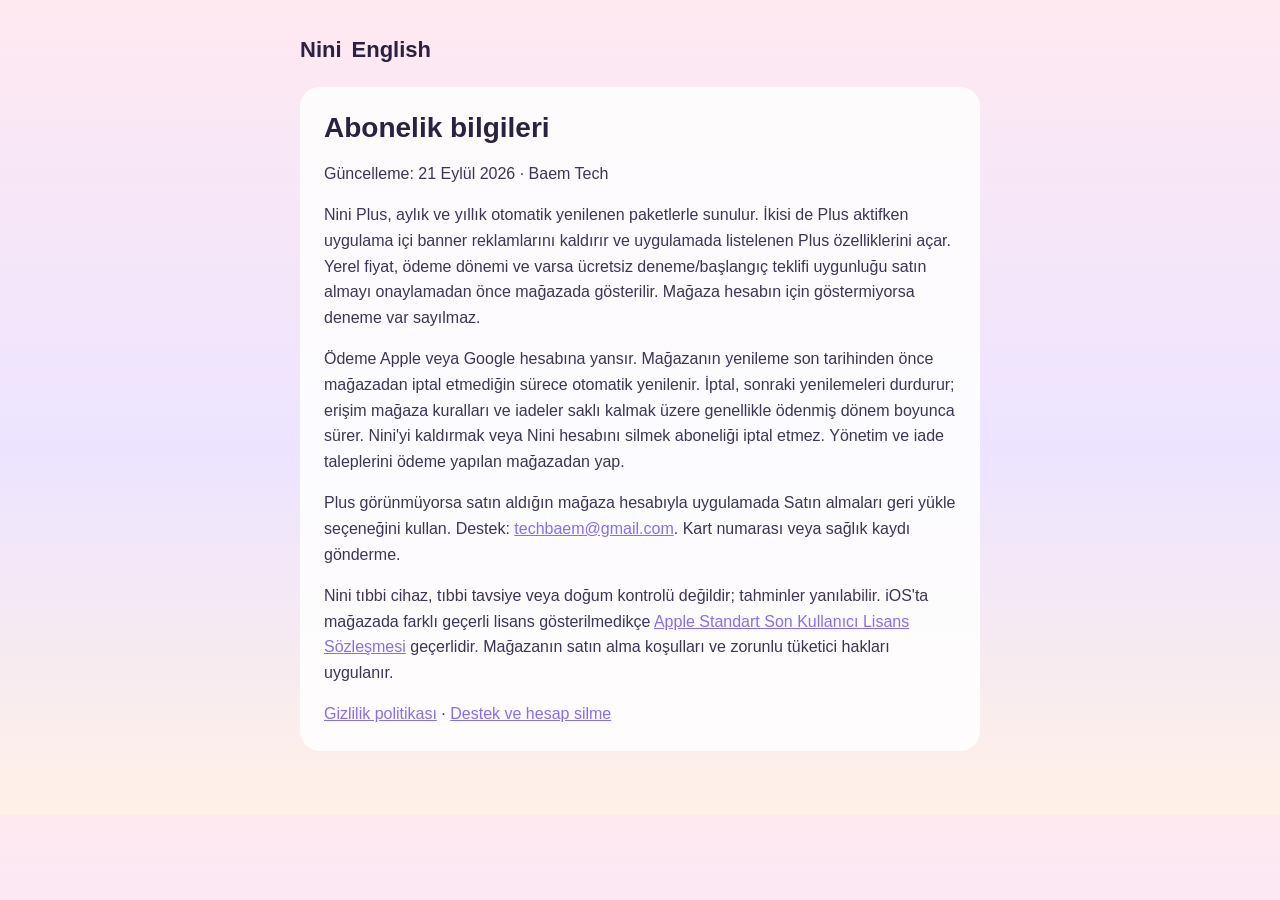
<file: terms/tr/index.html>
<!doctype html><html lang="tr"><head><meta charset="utf-8"><meta name="viewport" content="width=device-width,initial-scale=1"><title>Nini — Abonelik bilgileri</title><link rel="stylesheet" href="../../styles.css"></head><body><main><header><a href="../../">Nini</a><a href="../">English</a></header><article><h1>Abonelik bilgileri</h1><p>Güncelleme: 21 Eylül 2026 · Baem Tech</p><p>Nini Plus, aylık ve yıllık otomatik yenilenen paketlerle sunulur. İkisi de Plus aktifken uygulama içi banner reklamlarını kaldırır ve uygulamada listelenen Plus özelliklerini açar. Yerel fiyat, ödeme dönemi ve varsa ücretsiz deneme/başlangıç teklifi uygunluğu satın almayı onaylamadan önce mağazada gösterilir. Mağaza hesabın için göstermiyorsa deneme var sayılmaz.</p><p>Ödeme Apple veya Google hesabına yansır. Mağazanın yenileme son tarihinden önce mağazadan iptal etmediğin sürece otomatik yenilenir. İptal, sonraki yenilemeleri durdurur; erişim mağaza kuralları ve iadeler saklı kalmak üzere genellikle ödenmiş dönem boyunca sürer. Nini'yi kaldırmak veya Nini hesabını silmek aboneliği iptal etmez. Yönetim ve iade taleplerini ödeme yapılan mağazadan yap.</p><p>Plus görünmüyorsa satın aldığın mağaza hesabıyla uygulamada Satın almaları geri yükle seçeneğini kullan. Destek: <a href="mailto:techbaem@gmail.com">techbaem@gmail.com</a>. Kart numarası veya sağlık kaydı gönderme.</p><p>Nini tıbbi cihaz, tıbbi tavsiye veya doğum kontrolü değildir; tahminler yanılabilir. iOS'ta mağazada farklı geçerli lisans gösterilmedikçe <a href="https://www.apple.com/legal/internet-services/itunes/dev/stdeula/">Apple Standart Son Kullanıcı Lisans Sözleşmesi</a> geçerlidir. Mağazanın satın alma koşulları ve zorunlu tüketici hakları uygulanır.</p><p><a href="../../privacy/tr/">Gizlilik politikası</a> · <a href="../../support/tr/">Destek ve hesap silme</a></p></article></main></body></html>
</file>
<file: styles.css>
:root{--bg:#FFF7FB;--card:#fff;--ink:#2B2140;--sub:#6E6484;--accent:#F0468C;--lilac:#8A6CF0;--mint:#3FC1A8}
*{box-sizing:border-box}html{color-scheme:light}body{margin:0;font:16px/1.6 -apple-system,BlinkMacSystemFont,"Segoe UI",Roboto,sans-serif;color:var(--ink);background:linear-gradient(180deg,#FFE9F1,#ECE4FF 55%,#FFF0E6)}
main{max-width:720px;margin:0 auto;padding:32px 20px 64px}header{display:flex;align-items:center;gap:10px;margin-bottom:20px}header a{color:var(--ink);text-decoration:none;font-weight:800;font-size:22px}
.mark{width:28px;height:28px;border-radius:50%;background:conic-gradient(from 200deg,var(--accent),var(--lilac));position:relative}.mark::after{content:"";position:absolute;right:-2px;top:2px;width:20px;height:20px;border-radius:50%;background:#FFE9F1}
article{background:rgba(255,255,255,.85);border-radius:20px;padding:24px 24px 8px}h1{font-size:28px;line-height:1.2;margin:0 0 4px}h2{font-size:19px;margin:28px 0 8px}p,li{color:#3d3552}.meta{color:var(--sub);font-size:14px;margin:0 0 16px}table{border-collapse:collapse;width:100%;font-size:15px}th,td{text-align:left;padding:8px 10px;border-bottom:1px solid #eee4f4;vertical-align:top}th{color:var(--sub);font-weight:600}
.lang{margin-left:auto;font-size:14px}.lang a{font-weight:600;color:var(--lilac);margin-left:8px}footer{margin-top:24px;color:var(--sub);font-size:13px}a{color:var(--lilac)}
</file>
